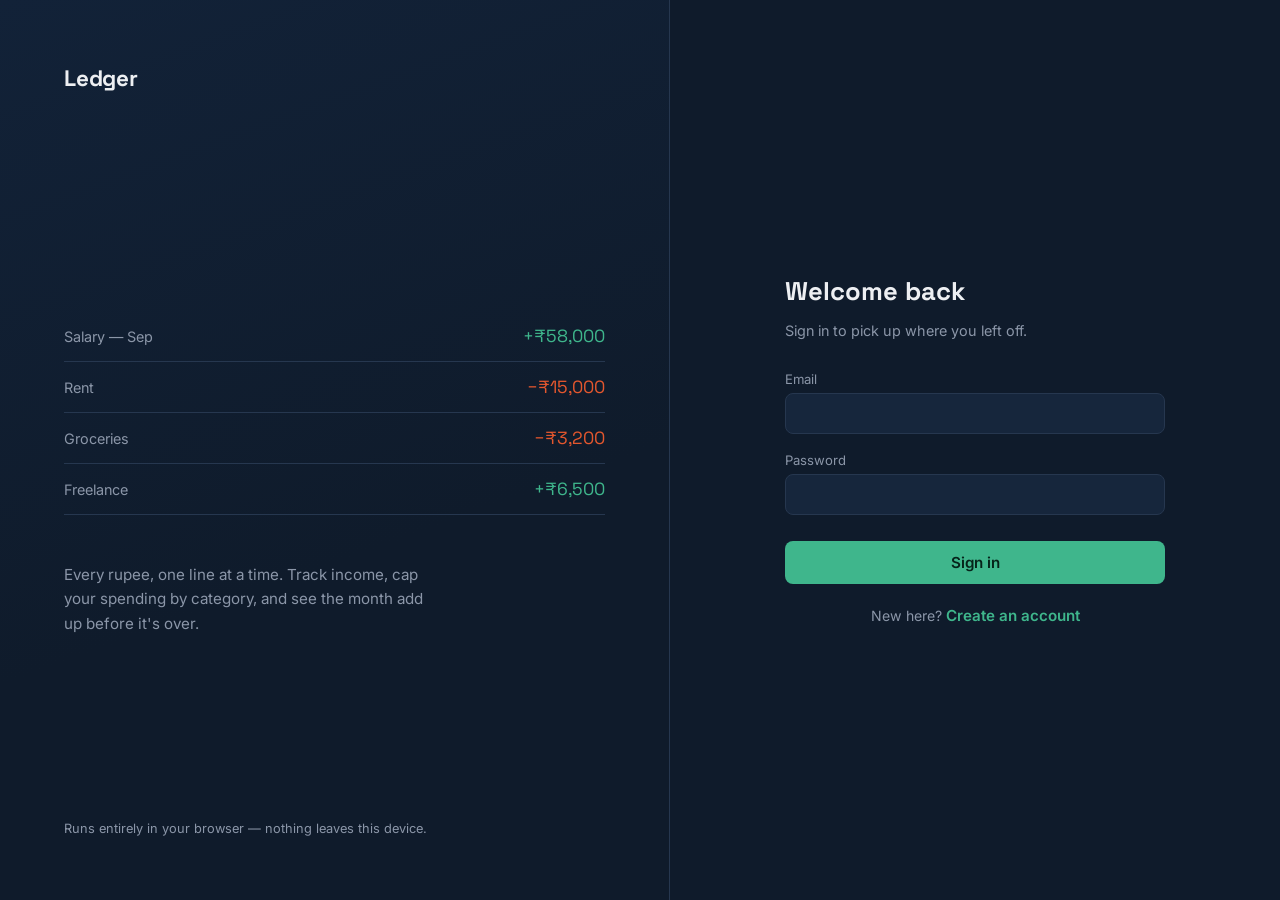
<file: index.html>
<!DOCTYPE html>
<html lang="en">
<head>
<meta charset="UTF-8">
<meta name="viewport" content="width=device-width, initial-scale=1.0">
<title>Ledger — Sign in</title>
<link rel="stylesheet" href="css/styles.css">
</head>
<body>

<div class="auth-shell">
  <div class="auth-hero">
    <div class="brand">Ledger</div>

    <div>
      <div class="ledger-lines">
        <div class="ledger-row income"><span>Salary — Sep</span><span>+₹58,000</span></div>
        <div class="ledger-row expense"><span>Rent</span><span>−₹15,000</span></div>
        <div class="ledger-row expense"><span>Groceries</span><span>−₹3,200</span></div>
        <div class="ledger-row income"><span>Freelance</span><span>+₹6,500</span></div>
      </div>
      <p class="tagline">Every rupee, one line at a time. Track income, cap your spending by category, and see the month add up before it's over.</p>
    </div>

    <div style="color: var(--text-muted); font-size: 0.8rem;">Runs entirely in your browser — nothing leaves this device.</div>
  </div>

  <div class="auth-form-side">
    <div class="auth-card">

      <!-- LOGIN FORM -->
      <div id="loginView">
        <h1>Welcome back</h1>
        <p class="sub">Sign in to pick up where you left off.</p>

        <div id="loginError" class="form-error"></div>

        <form id="loginForm">
          <div class="field">
            <label for="loginEmail">Email</label>
            <input type="email" id="loginEmail" required autocomplete="email">
          </div>
          <div class="field">
            <label for="loginPassword">Password</label>
            <input type="password" id="loginPassword" required autocomplete="current-password">
          </div>
          <button type="submit" class="btn-primary">Sign in</button>
        </form>

        <div class="switch-link">
          New here? <button type="button" id="showRegister">Create an account</button>
        </div>
      </div>

      <!-- REGISTER FORM -->
      <div id="registerView" style="display:none;">
        <h1>Create your account</h1>
        <p class="sub">Set up your ledger in a few seconds.</p>

        <div id="registerError" class="form-error"></div>

        <form id="registerForm">
          <div class="field">
            <label for="regName">Name</label>
            <input type="text" id="regName" required autocomplete="name">
          </div>
          <div class="field">
            <label for="regEmail">Email</label>
            <input type="email" id="regEmail" required autocomplete="email">
          </div>
          <div class="field">
            <label for="regPassword">Password</label>
            <input type="password" id="regPassword" required minlength="4" autocomplete="new-password">
          </div>
          <button type="submit" class="btn-primary">Create account</button>
        </form>

        <div class="switch-link">
          Already have an account? <button type="button" id="showLogin">Sign in</button>
        </div>
      </div>

    </div>
  </div>
</div>

<script src="js/storage.js"></script>
<script src="js/auth.js"></script>
</body>
</html>
</file>
<file: css/styles.css>
@import url('https://fonts.googleapis.com/css2?family=Space+Grotesk:wght@500;600;700&family=Inter:wght@400;500;600&display=swap');

:root {
  --bg: #0F1B2B;
  --surface: #16263C;
  --surface-raised: #1C3049;
  --line: #26374F;
  --text: #EDEFF2;
  --text-muted: #8B96A8;
  --income: #3FB68C;
  --expense: #E4572E;
  --income-soft: rgba(63, 182, 140, 0.14);
  --expense-soft: rgba(228, 87, 46, 0.14);
  --radius: 10px;
  --font-display: 'Space Grotesk', sans-serif;
  --font-body: 'Inter', sans-serif;
}

* { box-sizing: border-box; }

body {
  margin: 0;
  background: var(--bg);
  color: var(--text);
  font-family: var(--font-body);
  -webkit-font-smoothing: antialiased;
}

h1, h2, h3, .num {
  font-family: var(--font-display);
  margin: 0;
}

a { color: inherit; }

button {
  font-family: var(--font-body);
  cursor: pointer;
}

input, select, button {
  font-size: 0.95rem;
}

::selection { background: var(--income-soft); }

:focus-visible {
  outline: 2px solid var(--income);
  outline-offset: 2px;
}

/* ---------- Auth pages ---------- */

.auth-shell {
  min-height: 100vh;
  display: grid;
  grid-template-columns: 1.1fr 1fr;
}

@media (max-width: 860px) {
  .auth-shell { grid-template-columns: 1fr; }
  .auth-hero { display: none; }
}

.auth-hero {
  background: linear-gradient(160deg, #122238 0%, #0F1B2B 60%);
  padding: 64px;
  display: flex;
  flex-direction: column;
  justify-content: space-between;
  border-right: 1px solid var(--line);
}

.auth-hero .brand {
  font-family: var(--font-display);
  font-weight: 700;
  font-size: 1.4rem;
  letter-spacing: -0.01em;
}

.ledger-lines { margin: 48px 0; }

.ledger-row {
  display: flex;
  justify-content: space-between;
  align-items: baseline;
  padding: 14px 0;
  border-bottom: 1px solid var(--line);
  color: var(--text-muted);
  font-size: 0.9rem;
}

.ledger-row span:last-child {
  font-family: var(--font-display);
  font-size: 1.1rem;
}

.ledger-row.income span:last-child { color: var(--income); }
.ledger-row.expense span:last-child { color: var(--expense); }

.auth-hero p.tagline {
  color: var(--text-muted);
  line-height: 1.6;
  max-width: 36ch;
  font-size: 0.95rem;
}

.auth-form-side {
  display: flex;
  align-items: center;
  justify-content: center;
  padding: 40px;
}

.auth-card {
  width: 100%;
  max-width: 380px;
}

.auth-card h1 {
  font-size: 1.6rem;
  margin-bottom: 6px;
}

.auth-card .sub {
  color: var(--text-muted);
  font-size: 0.9rem;
  margin-bottom: 32px;
}

.field {
  margin-bottom: 18px;
}

.field label {
  display: block;
  font-size: 0.82rem;
  color: var(--text-muted);
  margin-bottom: 6px;
}

.field input, .field select {
  width: 100%;
  background: var(--surface);
  border: 1px solid var(--line);
  color: var(--text);
  border-radius: 8px;
  padding: 11px 12px;
}

.field input:focus, .field select:focus {
  border-color: var(--income);
}

.btn-primary {
  width: 100%;
  background: var(--income);
  color: #06231A;
  border: none;
  border-radius: 8px;
  padding: 12px;
  font-weight: 600;
  margin-top: 8px;
}

.btn-primary:hover { background: #4fcf9f; }

.btn-ghost {
  background: transparent;
  border: 1px solid var(--line);
  color: var(--text);
  border-radius: 8px;
  padding: 10px 14px;
}

.btn-ghost:hover { border-color: var(--text-muted); }

.form-error {
  background: var(--expense-soft);
  color: #ffb199;
  border: 1px solid rgba(228, 87, 46, 0.4);
  padding: 10px 12px;
  border-radius: 8px;
  font-size: 0.85rem;
  margin-bottom: 16px;
  display: none;
}

.form-error.visible { display: block; }

.switch-link {
  text-align: center;
  margin-top: 22px;
  font-size: 0.88rem;
  color: var(--text-muted);
}

.switch-link button {
  background: none;
  border: none;
  color: var(--income);
  font-weight: 600;
  padding: 0;
}

/* ---------- Dashboard shell ---------- */

.app-shell {
  display: grid;
  grid-template-columns: 240px 1fr;
  min-height: 100vh;
}

@media (max-width: 780px) {
  .app-shell { grid-template-columns: 1fr; }
  .sidebar { position: sticky; top: 0; z-index: 5; }
}

.sidebar {
  background: #0C1622;
  border-right: 1px solid var(--line);
  padding: 28px 20px;
  display: flex;
  flex-direction: column;
}

.sidebar .brand {
  font-family: var(--font-display);
  font-weight: 700;
  font-size: 1.2rem;
  margin-bottom: 40px;
}

.nav-item {
  display: flex;
  align-items: center;
  gap: 10px;
  padding: 10px 12px;
  border-radius: 8px;
  color: var(--text-muted);
  font-size: 0.92rem;
  margin-bottom: 4px;
  cursor: pointer;
  border: none;
  background: none;
  width: 100%;
  text-align: left;
}

.nav-item:hover { background: var(--surface); color: var(--text); }
.nav-item.active { background: var(--surface-raised); color: var(--text); }

.sidebar-footer {
  margin-top: auto;
  padding-top: 20px;
  border-top: 1px solid var(--line);
}

.user-chip {
  font-size: 0.85rem;
  color: var(--text-muted);
  margin-bottom: 12px;
}

.user-chip strong { color: var(--text); display: block; font-size: 0.95rem; }

.main {
  padding: 36px 44px;
  max-width: 1100px;
}

@media (max-width: 780px) {
  .main { padding: 24px; }
}

.page-header {
  display: flex;
  justify-content: space-between;
  align-items: flex-end;
  margin-bottom: 28px;
  flex-wrap: wrap;
  gap: 16px;
}

.page-header h1 { font-size: 1.5rem; }
.page-header .sub { color: var(--text-muted); font-size: 0.9rem; margin-top: 4px; }

.section { display: none; }
.section.active { display: block; }

/* Hero balance */
.balance-hero {
  padding: 28px 0 32px;
  border-bottom: 1px solid var(--line);
  margin-bottom: 28px;
}

.balance-hero .label {
  color: var(--text-muted);
  font-size: 0.85rem;
  margin-bottom: 8px;
}

.balance-hero .amount {
  font-size: 3rem;
  letter-spacing: -0.02em;
}

.balance-sub {
  display: flex;
  gap: 28px;
  margin-top: 18px;
}

.balance-sub div { font-size: 0.9rem; color: var(--text-muted); }
.balance-sub strong { display: block; font-family: var(--font-display); font-size: 1.2rem; margin-top: 2px; }
.balance-sub .income strong { color: var(--income); }
.balance-sub .expense strong { color: var(--expense); }

.grid-2 {
  display: grid;
  grid-template-columns: 1.3fr 1fr;
  gap: 24px;
  align-items: start;
}

@media (max-width: 900px) {
  .grid-2 { grid-template-columns: 1fr; }
}

.card {
  background: var(--surface);
  border: 1px solid var(--line);
  border-radius: var(--radius);
  padding: 22px;
}

.card h3 {
  font-size: 1rem;
  margin-bottom: 16px;
}

/* Ledger table */
.tx-table { width: 100%; border-collapse: collapse; }

.tx-table th {
  text-align: left;
  font-size: 0.75rem;
  text-transform: none;
  color: var(--text-muted);
  font-weight: 500;
  padding-bottom: 10px;
  border-bottom: 1px solid var(--line);
}

.tx-table td {
  padding: 12px 0;
  border-bottom: 1px solid var(--line);
  font-size: 0.9rem;
}

.tx-table tr:last-child td { border-bottom: none; }

.cat-pill {
  display: inline-block;
  padding: 3px 10px;
  border-radius: 999px;
  font-size: 0.78rem;
  background: var(--surface-raised);
  color: var(--text-muted);
}

.amt-income { color: var(--income); font-family: var(--font-display); }
.amt-expense { color: var(--expense); font-family: var(--font-display); }

.row-actions button {
  background: none;
  border: none;
  color: var(--text-muted);
  padding: 4px 6px;
  font-size: 0.85rem;
}

.row-actions button:hover { color: var(--text); }

.empty-state {
  color: var(--text-muted);
  font-size: 0.9rem;
  padding: 24px 0;
  text-align: center;
}

/* Forms inline */
.inline-form {
  display: grid;
  grid-template-columns: 1fr 1fr;
  gap: 14px;
}

.inline-form .field { margin-bottom: 0; }
.inline-form .full { grid-column: 1 / -1; }

.type-toggle {
  display: flex;
  gap: 8px;
  grid-column: 1 / -1;
}

.type-toggle button {
  flex: 1;
  padding: 10px;
  border-radius: 8px;
  border: 1px solid var(--line);
  background: var(--surface-raised);
  color: var(--text-muted);
  font-weight: 600;
}

.type-toggle button.active[data-type="income"] {
  background: var(--income-soft);
  border-color: var(--income);
  color: var(--income);
}

.type-toggle button.active[data-type="expense"] {
  background: var(--expense-soft);
  border-color: var(--expense);
  color: var(--expense);
}

/* Budgets */
.budget-row {
  margin-bottom: 18px;
}

.budget-row .top {
  display: flex;
  justify-content: space-between;
  font-size: 0.88rem;
  margin-bottom: 6px;
}

.budget-row .top .figures { color: var(--text-muted); }

.budget-bar {
  height: 8px;
  background: var(--surface-raised);
  border-radius: 999px;
  overflow: hidden;
}

.budget-bar .fill {
  height: 100%;
  background: var(--income);
  border-radius: 999px;
}

.budget-bar .fill.over { background: var(--expense); }

.modal-backdrop {
  position: fixed;
  inset: 0;
  background: rgba(6, 11, 18, 0.65);
  display: none;
  align-items: center;
  justify-content: center;
  z-index: 20;
  padding: 20px;
}

.modal-backdrop.visible { display: flex; }

.modal {
  background: var(--surface);
  border: 1px solid var(--line);
  border-radius: var(--radius);
  padding: 26px;
  width: 100%;
  max-width: 420px;
}

.modal h3 { margin-bottom: 18px; }

.modal-actions {
  display: flex;
  gap: 10px;
  margin-top: 20px;
}

.modal-actions button { flex: 1; }

.small-select {
  background: var(--surface-raised);
  border: 1px solid var(--line);
  color: var(--text);
  border-radius: 6px;
  padding: 6px 8px;
}
</file>
